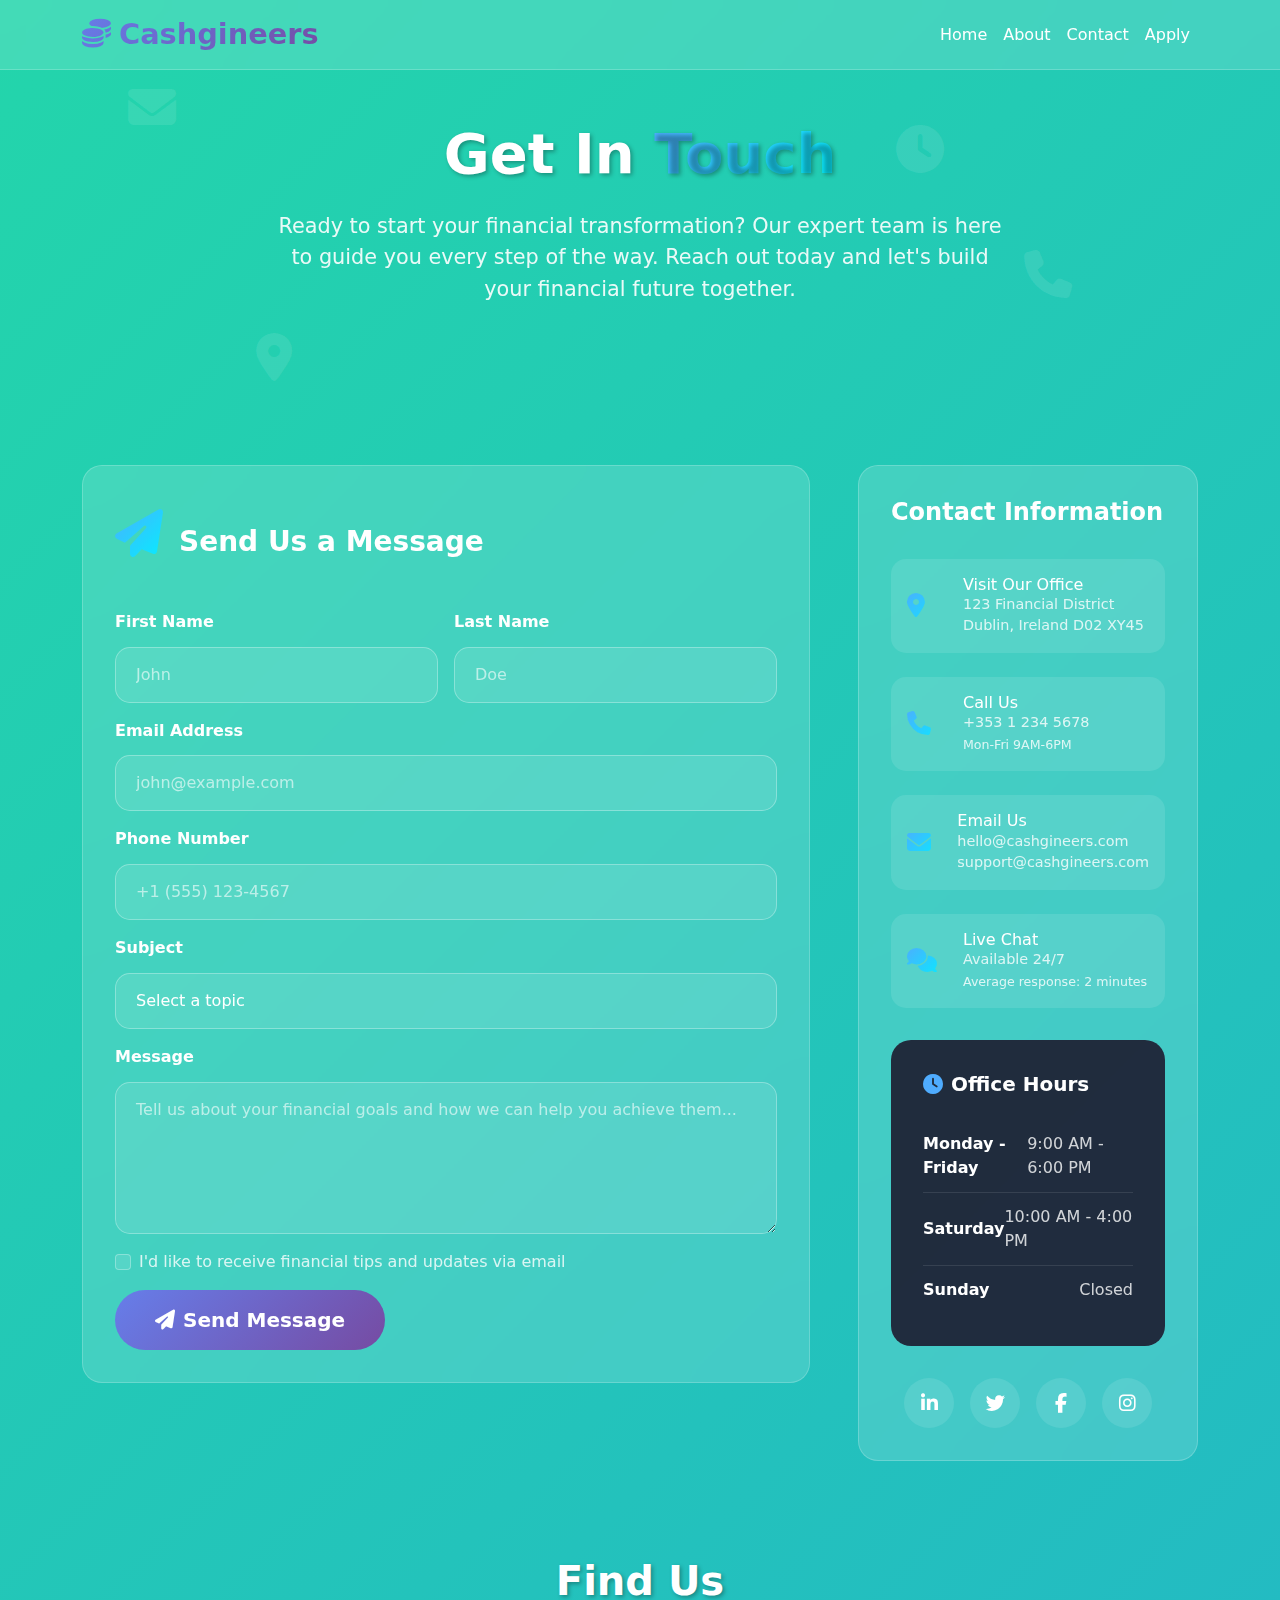
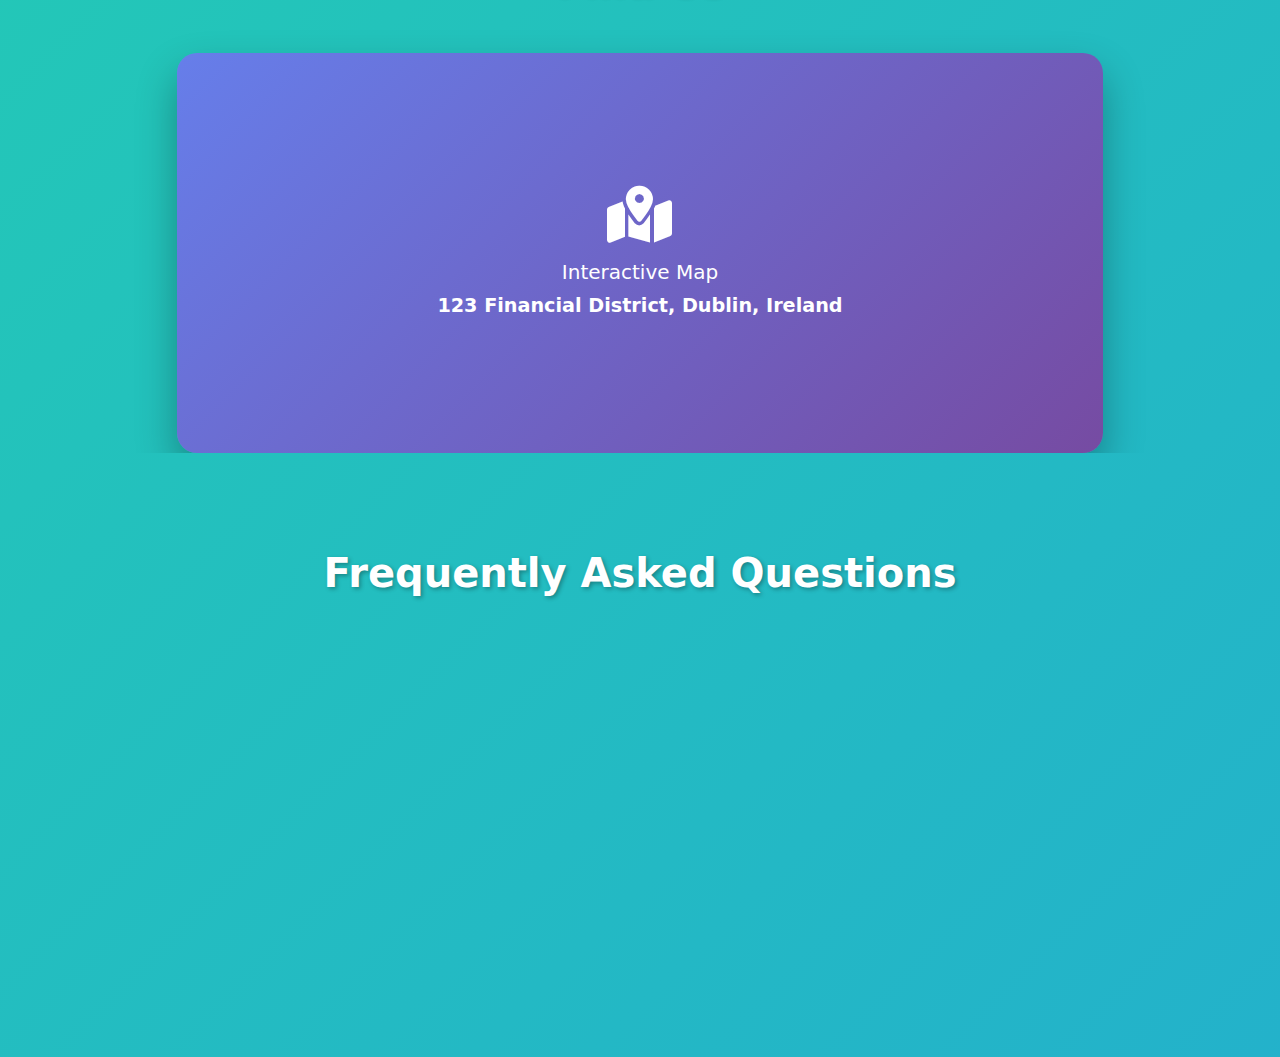
<file: frontend/contact.html>
<!DOCTYPE html>
<html lang="en">
<head>
    <meta charset="UTF-8">
    <meta name="viewport" content="width=device-width, initial-scale=1.0">
    <title>Contact Us - Cashgineers</title>
    <link rel="stylesheet" href="styles/style.css">
    <!-- Include Bootstrap 5 CSS -->
    <link href="https://cdn.jsdelivr.net/npm/bootstrap@5.3.0/dist/css/bootstrap.min.css" rel="stylesheet">
    <link href="https://cdnjs.cloudflare.com/ajax/libs/font-awesome/6.4.0/css/all.min.css" rel="stylesheet">
    <style>
        :root {
            --primary-gradient: linear-gradient(135deg, #667eea 0%, #764ba2 100%);
            --secondary-gradient: linear-gradient(135deg, #f093fb 0%, #f5576c 100%);
            --success-gradient: linear-gradient(135deg, #4facfe 0%, #00f2fe 100%);
            --dark-bg: #1a1a2e;
            --card-bg: rgba(255, 255, 255, 0.1);
        }

        body {
            background: linear-gradient(-45deg, #ee7752, #e73c7e, #23a6d5, #23d5ab);
            background-size: 400% 400%;
            animation: gradientShift 15s ease infinite;
            min-height: 100vh;
        }

        @keyframes gradientShift {
            0% { background-position: 0% 50%; }
            50% { background-position: 100% 50%; }
            100% { background-position: 0% 50%; }
        }

        .navbar {
            background: rgba(255, 255, 255, 0.15) !important;
            backdrop-filter: blur(10px);
            border-bottom: 1px solid rgba(255, 255, 255, 0.2);
            transition: all 0.3s ease;
        }

        .navbar-brand {
            font-weight: 800;
            font-size: 1.8rem;
            background: var(--primary-gradient);
            -webkit-background-clip: text;
            -webkit-text-fill-color: transparent;
            background-clip: text;
        }

        .nav-link {
            color: white !important;
            font-weight: 500;
            transition: all 0.3s ease;
            position: relative;
        }

        .nav-link:hover {
            transform: translateY(-2px);
            color: #f8f9fa !important;
        }

        .nav-link::after {
            content: '';
            position: absolute;
            width: 0;
            height: 2px;
            bottom: 0;
            left: 50%;
            background: var(--success-gradient);
            transition: all 0.3s ease;
        }

        .nav-link:hover::after {
            width: 100%;
            left: 0;
        }

        .hero-section {
            padding: 120px 0 80px;
            text-align: center;
            color: white;
            position: relative;
            overflow: hidden;
        }

        .hero-title {
            font-size: 3.5rem;
            font-weight: 900;
            margin-bottom: 1.5rem;
            text-shadow: 2px 2px 4px rgba(0,0,0,0.3);
            animation: fadeInUp 1s ease;
        }

        .hero-subtitle {
            font-size: 1.3rem;
            margin-bottom: 2rem;
            opacity: 0.9;
            animation: fadeInUp 1s ease 0.2s both;
        }

        @keyframes fadeInUp {
            from {
                opacity: 0;
                transform: translateY(30px);
            }
            to {
                opacity: 1;
                transform: translateY(0);
            }
        }

        .floating-icons {
            position: absolute;
            width: 100%;
            height: 100%;
            top: 0;
            left: 0;
            pointer-events: none;
        }

        .floating-icon {
            position: absolute;
            color: rgba(255, 255, 255, 0.1);
            animation: float 6s ease-in-out infinite;
        }

        .floating-icon:nth-child(1) { top: 20%; left: 10%; animation-delay: 0s; }
        .floating-icon:nth-child(2) { top: 60%; left: 80%; animation-delay: 2s; }
        .floating-icon:nth-child(3) { top: 80%; left: 20%; animation-delay: 4s; }
        .floating-icon:nth-child(4) { top: 30%; left: 70%; animation-delay: 1s; }

        @keyframes float {
            0%, 100% { transform: translateY(0px) rotate(0deg); }
            50% { transform: translateY(-20px) rotate(10deg); }
        }

        .glass-card {
            background: rgba(255, 255, 255, 0.15);
            backdrop-filter: blur(15px);
            border: 1px solid rgba(255, 255, 255, 0.2);
            border-radius: 20px;
            padding: 2rem;
            transition: all 0.3s ease;
            position: relative;
            overflow: hidden;
        }

        .glass-card:hover {
            transform: translateY(-5px);
            box-shadow: 0 20px 40px rgba(0,0,0,0.2);
        }

        .glass-card::before {
            content: '';
            position: absolute;
            top: 0;
            left: -100%;
            width: 100%;
            height: 100%;
            background: linear-gradient(90deg, transparent, rgba(255,255,255,0.2), transparent);
            transition: left 0.5s;
        }

        .glass-card:hover::before {
            left: 100%;
        }

        .contact-icon {
            font-size: 3rem;
            background: var(--success-gradient);
            -webkit-background-clip: text;
            -webkit-text-fill-color: transparent;
            background-clip: text;
            margin-bottom: 1rem;
        }

        .form-control {
            background: rgba(255, 255, 255, 0.1);
            border: 1px solid rgba(255, 255, 255, 0.3);
            border-radius: 15px;
            padding: 15px 20px;
            color: white;
            font-size: 1rem;
            transition: all 0.3s ease;
        }

        .form-control:focus {
            background: rgba(255, 255, 255, 0.2);
            border-color: #4facfe;
            box-shadow: 0 0 0 0.2rem rgba(79, 172, 254, 0.25);
            color: white;
        }

        .form-control::placeholder {
            color: rgba(255, 255, 255, 0.6);
        }

        .form-label {
            color: white;
            font-weight: 600;
            margin-bottom: 0.8rem;
        }

        .btn-primary-custom {
            background: var(--primary-gradient);
            border: none;
            padding: 15px 40px;
            border-radius: 50px;
            font-weight: 600;
            color: white;
            transition: all 0.3s ease;
            position: relative;
            overflow: hidden;
        }

        .btn-primary-custom:hover {
            transform: translateY(-3px);
            box-shadow: 0 10px 25px rgba(0,0,0,0.2);
            color: white;
        }

        .contact-info-item {
            display: flex;
            align-items: center;
            margin-bottom: 1.5rem;
            padding: 1rem;
            background: rgba(255, 255, 255, 0.1);
            border-radius: 15px;
            transition: all 0.3s ease;
        }

        .contact-info-item:hover {
            background: rgba(255, 255, 255, 0.2);
            transform: translateX(10px);
        }

        .contact-info-icon {
            font-size: 1.5rem;
            background: var(--success-gradient);
            -webkit-background-clip: text;
            -webkit-text-fill-color: transparent;
            background-clip: text;
            margin-right: 1rem;
            width: 40px;
        }

        .section-title {
            font-size: 2.5rem;
            font-weight: 800;
            color: white;
            text-align: center;
            margin-bottom: 3rem;
            text-shadow: 2px 2px 4px rgba(0,0,0,0.3);
        }

        .office-hours {
            background: rgba(26, 26, 46, 0.9);
            backdrop-filter: blur(10px);
            border-radius: 20px;
            padding: 2rem;
            margin-top: 2rem;
        }

        .hours-item {
            display: flex;
            justify-content: space-between;
            align-items: center;
            padding: 0.75rem 0;
            border-bottom: 1px solid rgba(255, 255, 255, 0.1);
        }

        .hours-item:last-child {
            border-bottom: none;
        }

        .hours-day {
            color: white;
            font-weight: 600;
        }

        .hours-time {
            color: rgba(255, 255, 255, 0.8);
        }

        .map-container {
            height: 400px;
            border-radius: 20px;
            overflow: hidden;
            box-shadow: 0 20px 40px rgba(0,0,0,0.3);
            position: relative;
        }

        .map-placeholder {
            background: var(--primary-gradient);
            height: 100%;
            display: flex;
            align-items: center;
            justify-content: center;
            color: white;
            font-size: 1.2rem;
            font-weight: 600;
        }

        .pulse {
            animation: pulse 2s infinite;
        }

        @keyframes pulse {
            0% { transform: scale(1); }
            50% { transform: scale(1.02); }
            100% { transform: scale(1); }
        }

        .social-links {
            display: flex;
            gap: 1rem;
            justify-content: center;
            margin-top: 2rem;
        }

        .social-link {
            display: flex;
            align-items: center;
            justify-content: center;
            width: 50px;
            height: 50px;
            background: rgba(255, 255, 255, 0.1);
            border-radius: 50%;
            color: white;
            font-size: 1.2rem;
            transition: all 0.3s ease;
            text-decoration: none;
        }

        .social-link:hover {
            background: var(--success-gradient);
            transform: translateY(-3px);
            color: white;
        }

        @media (max-width: 768px) {
            .hero-title { font-size: 2.5rem; }
            .hero-subtitle { font-size: 1.1rem; }
            .glass-card { padding: 1.5rem; }
        }
    </style>
</head>
<body>
    <!-- Navbar -->
    <nav class="navbar navbar-expand-lg fixed-top">
        <div class="container">
            <a class="navbar-brand" href="index.html">
                <i class="fas fa-coins me-2"></i>Cashgineers
            </a>
            <button class="navbar-toggler" type="button" data-bs-toggle="collapse" data-bs-target="#navbarNav" aria-controls="navbarNav" aria-expanded="false" aria-label="Toggle navigation">
                <span class="navbar-toggler-icon"></span>
            </button>
            <div class="collapse navbar-collapse" id="navbarNav">
                <ul class="navbar-nav ms-auto">
                    <li class="nav-item">
                        <a class="nav-link" href="index.html">Home</a>
                    </li>
                    <li class="nav-item">
                        <a class="nav-link" href="about.html">About</a>
                    </li>
                    <li class="nav-item">
                        <a class="nav-link active" aria-current="page" href="contact.html">Contact</a>
                    </li>
                    <li class="nav-item">
                        <a class="nav-link" href="apply.html">Apply</a>
                    </li>
                </ul>
            </div>
        </div>
    </nav>

    <!-- Hero Section -->
    <section class="hero-section">
        <div class="floating-icons">
            <div class="floating-icon"><i class="fas fa-envelope fa-3x"></i></div>
            <div class="floating-icon"><i class="fas fa-phone fa-3x"></i></div>
            <div class="floating-icon"><i class="fas fa-map-marker-alt fa-3x"></i></div>
            <div class="floating-icon"><i class="fas fa-clock fa-3x"></i></div>
        </div>
        <div class="container">
            <div class="row justify-content-center">
                <div class="col-lg-8">
                    <h1 class="hero-title">Get In <span style="background: var(--success-gradient); -webkit-background-clip: text; -webkit-text-fill-color: transparent;">Touch</span></h1>
                    <p class="hero-subtitle">Ready to start your financial transformation? Our expert team is here to guide you every step of the way. Reach out today and let's build your financial future together.</p>
                </div>
            </div>
        </div>
    </section>

    <!-- Contact Form & Info Section -->
    <section class="py-5">
        <div class="container">
            <div class="row g-5">
                <!-- Contact Form -->
                <div class="col-lg-8">
                    <div class="glass-card">
                        <div class="d-flex align-items-center mb-4">
                            <div class="contact-icon me-3">
                                <i class="fas fa-paper-plane"></i>
                            </div>
                            <h3 style="color: white; font-weight: 700; margin: 0;">Send Us a Message</h3>
                        </div>
                        <form id="contactForm">
                            <div class="row g-3">
                                <div class="col-md-6">
                                    <label for="firstName" class="form-label">First Name</label>
                                    <input type="text" class="form-control" id="firstName" placeholder="John" required>
                                </div>
                                <div class="col-md-6">
                                    <label for="lastName" class="form-label">Last Name</label>
                                    <input type="text" class="form-control" id="lastName" placeholder="Doe" required>
                                </div>
                                <div class="col-12">
                                    <label for="email" class="form-label">Email Address</label>
                                    <input type="email" class="form-control" id="email" placeholder="john@example.com" required>
                                </div>
                                <div class="col-12">
                                    <label for="phone" class="form-label">Phone Number</label>
                                    <input type="tel" class="form-control" id="phone" placeholder="+1 (555) 123-4567">
                                </div>
                                <div class="col-12">
                                    <label for="subject" class="form-label">Subject</label>
                                    <select class="form-control" id="subject" required>
                                        <option value="">Select a topic</option>
                                        <option value="general">General Inquiry</option>
                                        <option value="consultation">Free Consultation</option>
                                        <option value="investment">Investment Advice</option>
                                        <option value="savings">Savings Strategies</option>
                                        <option value="support">Technical Support</option>
                                        <option value="partnership">Partnership Opportunities</option>
                                    </select>
                                </div>
                                <div class="col-12">
                                    <label for="message" class="form-label">Message</label>
                                    <textarea class="form-control" id="message" rows="5" placeholder="Tell us about your financial goals and how we can help you achieve them..." required></textarea>
                                </div>
                                <div class="col-12">
                                    <div class="form-check mb-3">
                                        <input class="form-check-input" type="checkbox" id="newsletter" style="background: rgba(255, 255, 255, 0.1); border-color: rgba(255, 255, 255, 0.3);">
                                        <label class="form-check-label" for="newsletter" style="color: rgba(255, 255, 255, 0.8);">
                                            I'd like to receive financial tips and updates via email
                                        </label>
                                    </div>
                                    <button type="submit" class="btn btn-primary-custom btn-lg pulse">
                                        <i class="fas fa-paper-plane me-2"></i>Send Message
                                    </button>
                                </div>
                            </div>
                        </form>
                    </div>
                </div>

                <!-- Contact Information -->
                <div class="col-lg-4">
                    <div class="glass-card">
                        <h4 style="color: white; font-weight: 700; margin-bottom: 2rem;">Contact Information</h4>
                        
                        <div class="contact-info-item">
                            <div class="contact-info-icon">
                                <i class="fas fa-map-marker-alt"></i>
                            </div>
                            <div>
                                <h6 style="color: white; margin: 0;">Visit Our Office</h6>
                                <p style="color: rgba(255, 255, 255, 0.8); margin: 0; font-size: 0.9rem;">
                                    123 Financial District<br>
                                    Dublin, Ireland D02 XY45
                                </p>
                            </div>
                        </div>

                        <div class="contact-info-item">
                            <div class="contact-info-icon">
                                <i class="fas fa-phone"></i>
                            </div>
                            <div>
                                <h6 style="color: white; margin: 0;">Call Us</h6>
                                <p style="color: rgba(255, 255, 255, 0.8); margin: 0; font-size: 0.9rem;">
                                    +353 1 234 5678<br>
                                    <small>Mon-Fri 9AM-6PM</small>
                                </p>
                            </div>
                        </div>

                        <div class="contact-info-item">
                            <div class="contact-info-icon">
                                <i class="fas fa-envelope"></i>
                            </div>
                            <div>
                                <h6 style="color: white; margin: 0;">Email Us</h6>
                                <p style="color: rgba(255, 255, 255, 0.8); margin: 0; font-size: 0.9rem;">
                                    hello@cashgineers.com<br>
                                    support@cashgineers.com
                                </p>
                            </div>
                        </div>

                        <div class="contact-info-item">
                            <div class="contact-info-icon">
                                <i class="fas fa-comments"></i>
                            </div>
                            <div>
                                <h6 style="color: white; margin: 0;">Live Chat</h6>
                                <p style="color: rgba(255, 255, 255, 0.8); margin: 0; font-size: 0.9rem;">
                                    Available 24/7<br>
                                    <small>Average response: 2 minutes</small>
                                </p>
                            </div>
                        </div>

                        <!-- Office Hours -->
                        <div class="office-hours">
                            <h5 style="color: white; font-weight: 700; margin-bottom: 1.5rem;">
                                <i class="fas fa-clock me-2" style="color: #4facfe;"></i>Office Hours
                            </h5>
                            <div class="hours-item">
                                <span class="hours-day">Monday - Friday</span>
                                <span class="hours-time">9:00 AM - 6:00 PM</span>
                            </div>
                            <div class="hours-item">
                                <span class="hours-day">Saturday</span>
                                <span class="hours-time">10:00 AM - 4:00 PM</span>
                            </div>
                            <div class="hours-item">
                                <span class="hours-day">Sunday</span>
                                <span class="hours-time">Closed</span>
                            </div>
                        </div>

                        <!-- Social Links -->
                        <div class="social-links">
                            <a href="#" class="social-link" title="LinkedIn">
                                <i class="fab fa-linkedin-in"></i>
                            </a>
                            <a href="#" class="social-link" title="Twitter">
                                <i class="fab fa-twitter"></i>
                            </a>
                            <a href="#" class="social-link" title="Facebook">
                                <i class="fab fa-facebook-f"></i>
                            </a>
                            <a href="#" class="social-link" title="Instagram">
                                <i class="fab fa-instagram"></i>
                            </a>
                        </div>
                    </div>
                </div>
            </div>
        </div>
    </section>

    <!-- Map Section -->
    <section class="py-5">
        <div class="container">
            <h2 class="section-title">Find Us</h2>
            <div class="row justify-content-center">
                <div class="col-lg-10">
                    <div class="map-container">
                        <div class="map-placeholder">
                            <div class="text-center">
                                <i class="fas fa-map-marked-alt fa-3x mb-3"></i>
                                <h5>Interactive Map</h5>
                                <p class="mb-0">123 Financial District, Dublin, Ireland</p>
                            </div>
                        </div>
                    </div>
                </div>
            </div>
        </div>
    </section>

    <!-- FAQ Section -->
    <section class="py-5">
        <div class="container">
            <h2 class="section-title">Frequently Asked Questions</h2>
            <div class="row justify-content-center">
                <div class="col-lg-8">
                    <div class="glass-card">
                        <div class="accordion" id="faqAccordion">
                            <div class="accordion-item" style="background: transparent; border: 1px solid rgba(255, 255, 255, 0.2); margin-bottom: 1rem; border-radius: 15px;">
                                <h2 class="accordion-header">
                                    <button class="accordion-button" type="button" data-bs-toggle="collapse" data-bs-target="#faq1" style="background: transparent; color: white; border: none; border-radius: 15px;">
                                        How quickly can I get started with Cashgineers?
                                    </button>
                                </h2>
                                <div id="faq1" class="accordion-collapse collapse show" data-bs-parent="#faqAccordion">
                                    <div class="accordion-body" style="color: rgba(255, 255, 255, 0.8);">
                                        You can start your financial journey with us immediately! Simply fill out our application form, and we'll schedule your free consultation within 24 hours. Most clients see their first results within the first month.
                                    </div>
                                </div>
                            </div>
                            <div class="accordion-item" style="background: transparent; border: 1px solid rgba(255, 255, 255, 0.2); margin-bottom: 1rem; border-radius: 15px;">
                                <h2 class="accordion-header">
                                    <button class="accordion-button collapsed" type="button" data-bs-toggle="collapse" data-bs-target="#faq2" style="background: transparent; color: white; border: none; border-radius: 15px;">
                                        What makes Cashgineers different from other financial advisors?
                                    </button>
                                </h2>
                                <div id="faq2" class="accordion-collapse collapse" data-bs-parent="#faqAccordion">
                                    <div class="accordion-body" style="color: rgba(255, 255, 255, 0.8);">
                                        We combine cutting-edge technology with personalized human expertise. Our AI-powered tools work 24/7 to optimize your portfolio, while our certified advisors provide the personal touch you need for major financial decisions.
                                    </div>
                                </div>
                            </div>
                            <div class="accordion-item" style="background: transparent; border: 1px solid rgba(255, 255, 255, 0.2); border-radius: 15px;">
                                <h2 class="accordion-header">
                                    <button class="accordion-button collapsed" type="button" data-bs-toggle="collapse" data-bs-target="#faq3" style="background: transparent; color: white; border: none; border-radius: 15px;">
                                        Is there a minimum investment amount required?
                                    </button>
                                </h2>
                                <div id="faq3" class="accordion-collapse collapse" data-bs-parent="#faqAccordion">
                                    <div class="accordion-body" style="color: rgba(255, 255, 255, 0.8);">
                                        We believe everyone deserves access to quality financial advice. There's no minimum investment required to start with our basic services. We'll work with your current situation to help you build wealth over time.
                                    </div>
                                </div>
                            </div>
                        </div>
                    </div>
                </div>
            </div>
        </div>
    </section>

    <!-- Include Bootstrap 5 JS -->
    <script src="https://cdn.jsdelivr.net/npm/bootstrap@5.3.0/dist/js/bootstrap.bundle.min.js"></script>
    <script>
        // Add scroll effect to navbar
        window.addEventListener('scroll', () => {
            const navbar = document.querySelector('.navbar');
            if (window.scrollY > 50) {
                navbar.style.background = 'rgba(26, 26, 46, 0.95)';
            } else {
                navbar.style.background = 'rgba(255, 255, 255, 0.15)';
            }
        });

        // Contact form submission
        document.getElementById('contactForm').addEventListener('submit', function(e) {
            e.preventDefault();
            
            // Get form data
            const formData = new FormData(this);
            const firstName = formData.get('firstName') || document.getElementById('firstName').value;
            const lastName = formData.get('lastName') || document.getElementById('lastName').value;
            const email = formData.get('email') || document.getElementById('email').value;
            const subject = formData.get('subject') || document.getElementById('subject').value;
            
            // Simple form validation
            if (!firstName || !lastName || !email || !subject) {
                alert('Please fill in all required fields.');
                return;
            }
            
            // Show success message
            const submitBtn = this.querySelector('button[type="submit"]');
            const originalText = submitBtn.innerHTML;
            submitBtn.innerHTML = '<i class="fas fa-check me-2"></i>Message Sent!';
            submitBtn.style.background = 'linear-gradient(135deg, #4facfe 0%, #00f2fe 100%)';
            
            // Reset form after delay
            setTimeout(() => {
                this.reset();
                submitBtn.innerHTML = originalText;
                submitBtn.style.background = 'var(--primary-gradient)';
                alert('Thank you for your message! We\'ll get back to you within 24 hours.');
            }, 2000);
        });

        // Add hover effects to contact info items
        document.querySelectorAll('.contact-info-item').forEach(item => {
            item.addEventListener('mouseenter', function() {
                this.style.transform = 'translateX(10px)';
            });
            
            item.addEventListener('mouseleave', function() {
                this.style.transform = 'translateX(0)';
            });
        });

        // Animate elements on scroll
        const observerOptions = {
            threshold: 0.1,
            rootMargin: '0px 0px -50px 0px'
        };

        const observer = new IntersectionObserver((entries) => {
            entries.forEach(entry => {
                if (entry.isIntersecting) {
                    entry.target.style.opacity = '1';
                    entry.target.style.transform = 'translateY(0)';
                }
            });
        }, observerOptions);

        // Observe glass cards for animation
        document.querySelectorAll('.glass-card').forEach(card => {
            card.style.opacity = '0';
            card.style.transform = 'translateY(30px)';
            card.style.transition = 'all 0.6s ease';
            observer.observe(card);
        });
    </script>
</body>
</html>
</file>
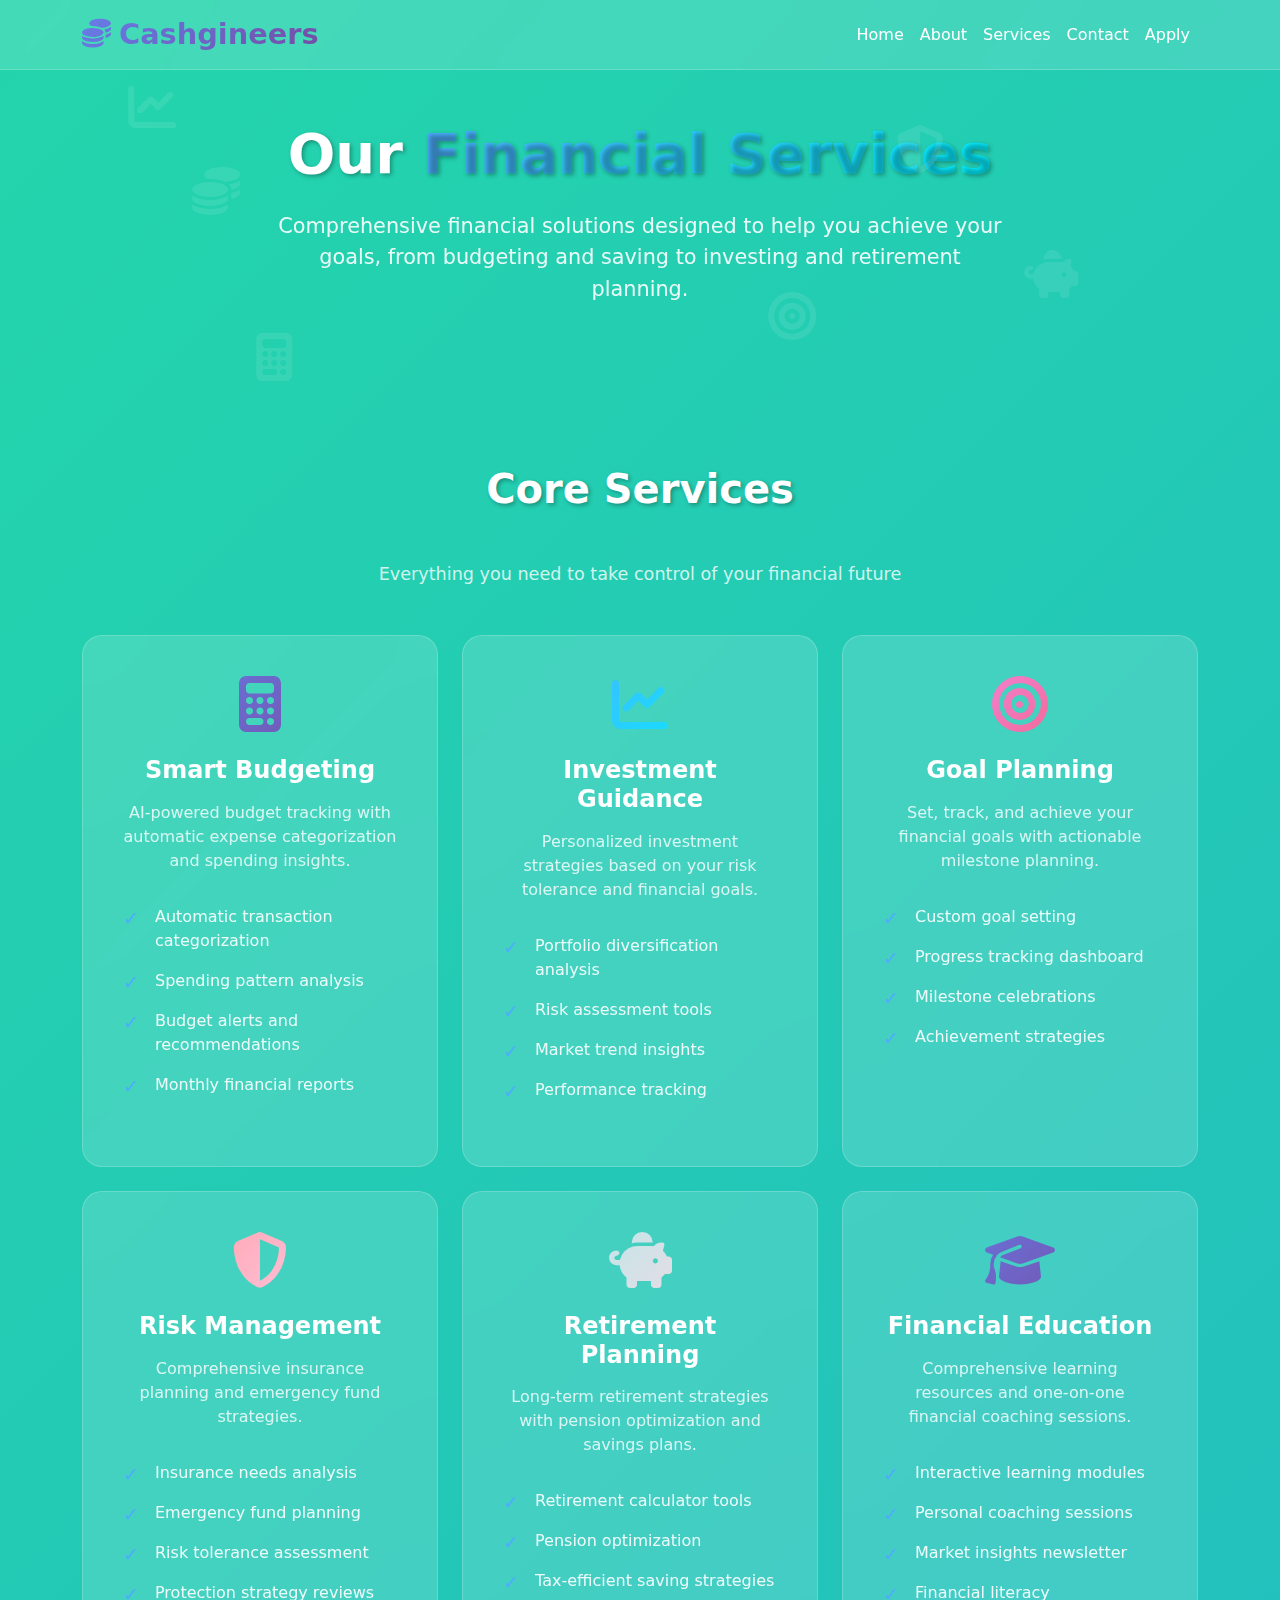
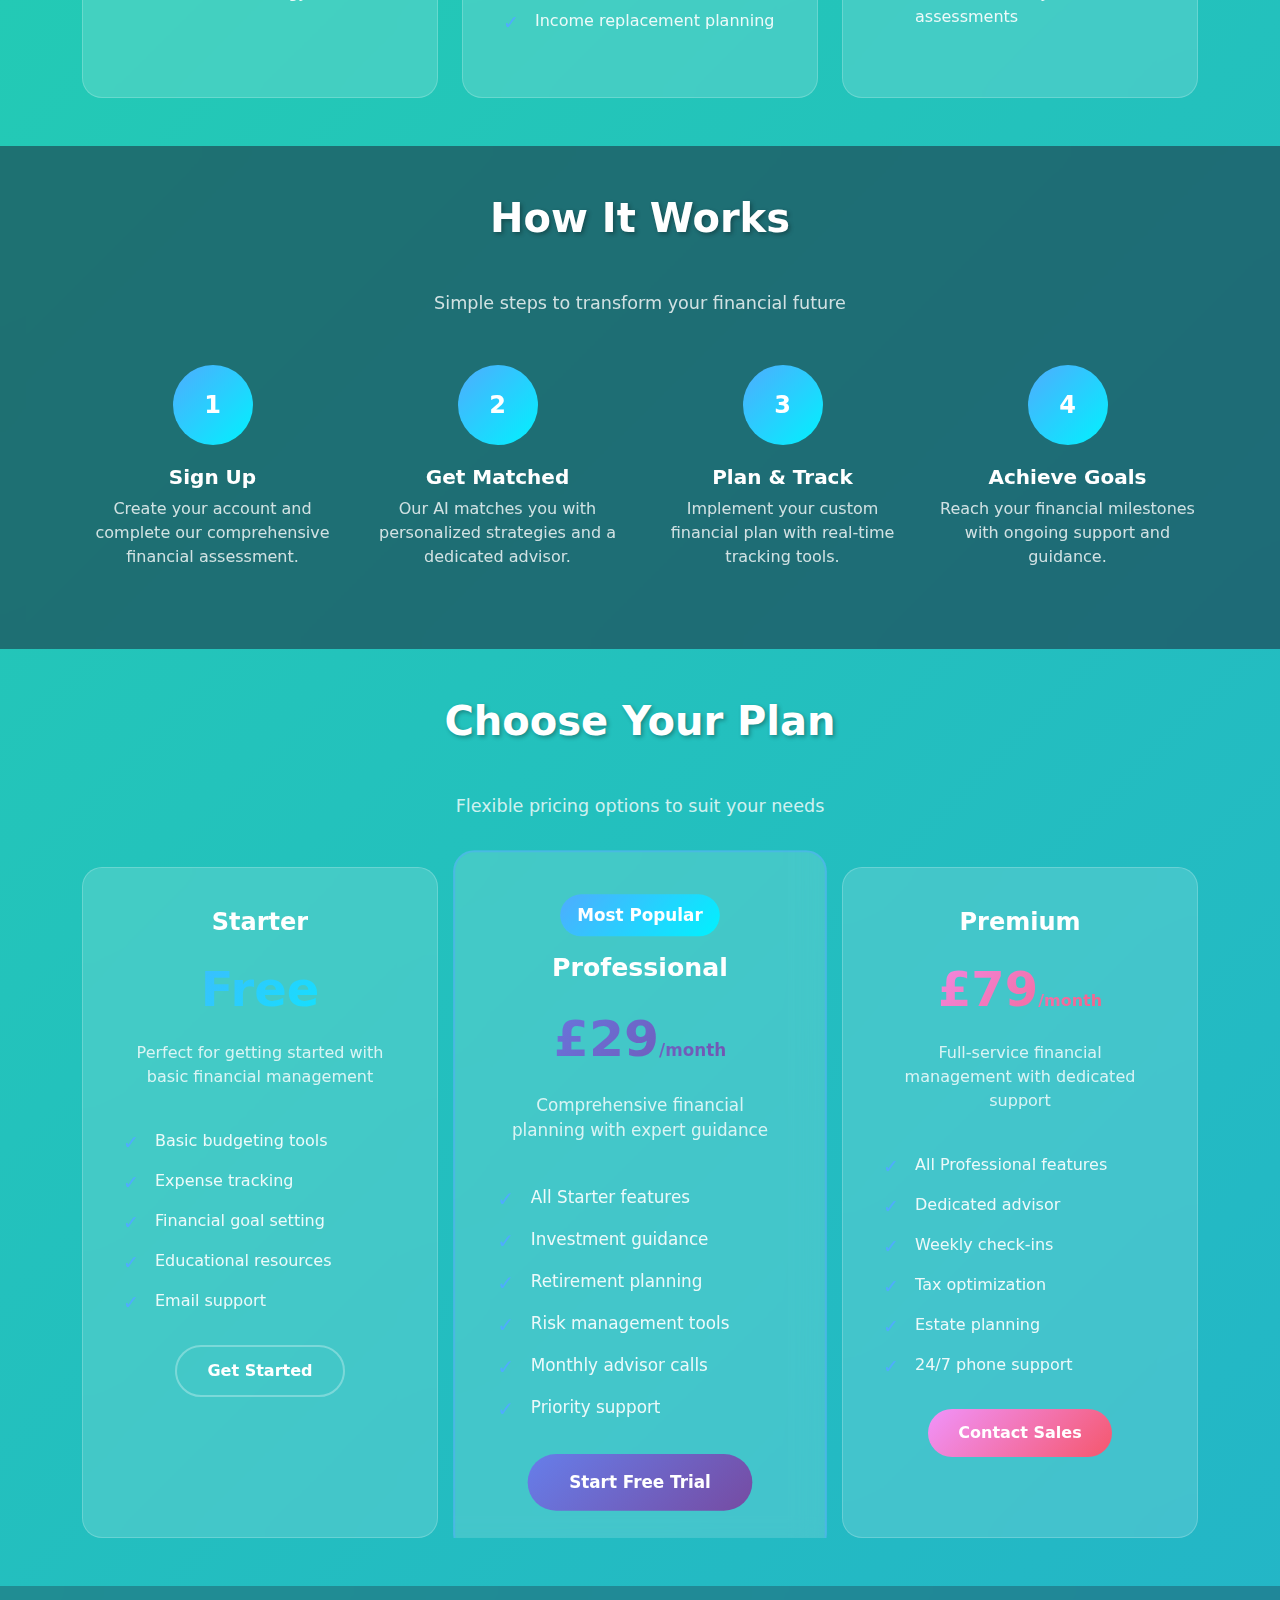
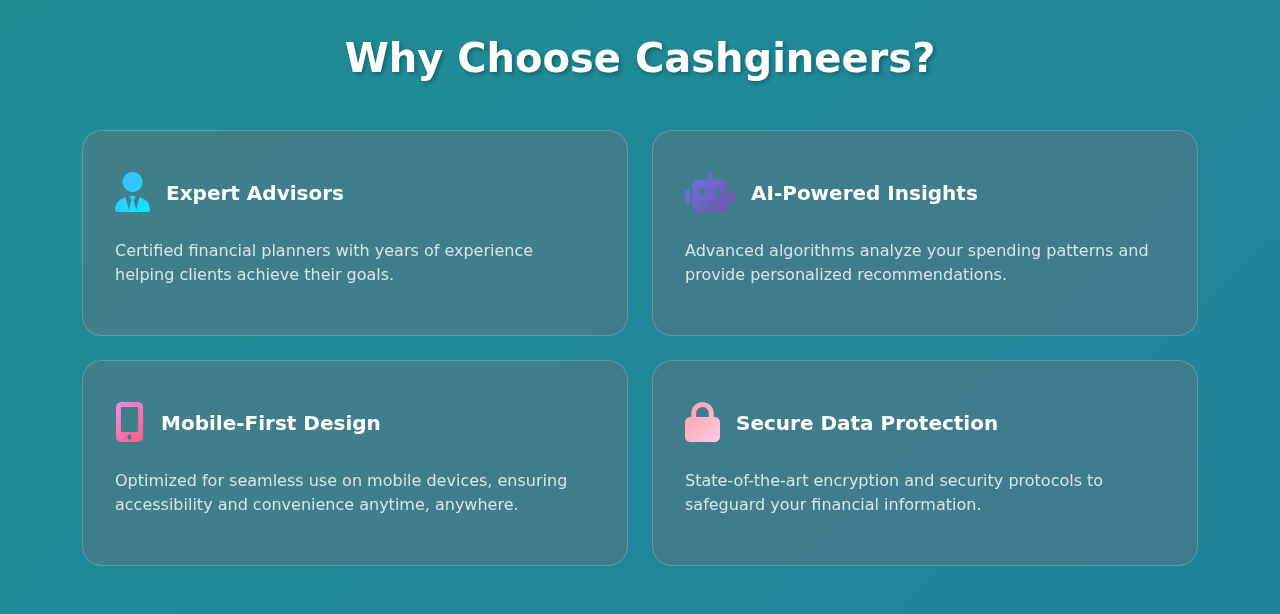
<file: frontend/services.html>
<!DOCTYPE html>
<html lang="en">
<head>
    <meta charset="UTF-8">
    <meta name="viewport" content="width=device-width, initial-scale=1.0">
    <title>Services - Cashgineers</title>
    <link rel="stylesheet" href="styles/style.css">
    <!-- Include Bootstrap 5 CSS -->
    <link href="https://cdn.jsdelivr.net/npm/bootstrap@5.3.0/dist/css/bootstrap.min.css" rel="stylesheet">
    <link href="https://cdnjs.cloudflare.com/ajax/libs/font-awesome/6.4.0/css/all.min.css" rel="stylesheet">
    <style>
        :root {
            --primary-gradient: linear-gradient(135deg, #667eea 0%, #764ba2 100%);
            --secondary-gradient: linear-gradient(135deg, #f093fb 0%, #f5576c 100%);
            --success-gradient: linear-gradient(135deg, #4facfe 0%, #00f2fe 100%);
            --warning-gradient: linear-gradient(135deg, #ff9a9e 0%, #fecfef 100%);
            --info-gradient: linear-gradient(135deg, #a8edea 0%, #fed6e3 100%);
            --dark-bg: #1a1a2e;
            --card-bg: rgba(255, 255, 255, 0.1);
        }

        body {
            background: linear-gradient(-45deg, #ee7752, #e73c7e, #23a6d5, #23d5ab);
            background-size: 400% 400%;
            animation: gradientShift 15s ease infinite;
            min-height: 100vh;
        }

        @keyframes gradientShift {
            0% { background-position: 0% 50%; }
            50% { background-position: 100% 50%; }
            100% { background-position: 0% 50%; }
        }

        .navbar {
            background: rgba(255, 255, 255, 0.15) !important;
            backdrop-filter: blur(10px);
            border-bottom: 1px solid rgba(255, 255, 255, 0.2);
            transition: all 0.3s ease;
        }

        .navbar-brand {
            font-weight: 800;
            font-size: 1.8rem;
            background: var(--primary-gradient);
            -webkit-background-clip: text;
            -webkit-text-fill-color: transparent;
            background-clip: text;
        }

        .nav-link {
            color: white !important;
            font-weight: 500;
            transition: all 0.3s ease;
            position: relative;
        }

        .nav-link:hover {
            transform: translateY(-2px);
            color: #f8f9fa !important;
        }

        .nav-link::after {
            content: '';
            position: absolute;
            width: 0;
            height: 2px;
            bottom: 0;
            left: 50%;
            background: var(--success-gradient);
            transition: all 0.3s ease;
        }

        .nav-link:hover::after {
            width: 100%;
            left: 0;
        }

        .hero-section {
            padding: 120px 0 80px 0;
            text-align: center;
            color: white;
            position: relative;
            overflow: hidden;
        }

        .hero-title {
            font-size: 3.5rem;
            font-weight: 900;
            margin-bottom: 1.5rem;
            text-shadow: 2px 2px 4px rgba(0,0,0,0.3);
            animation: fadeInUp 1s ease;
        }

        .hero-subtitle {
            font-size: 1.3rem;
            margin-bottom: 2rem;
            opacity: 0.9;
            animation: fadeInUp 1s ease 0.2s both;
        }

        @keyframes fadeInUp {
            from {
                opacity: 0;
                transform: translateY(30px);
            }
            to {
                opacity: 1;
                transform: translateY(0);
            }
        }

        .floating-icons {
            position: absolute;
            width: 100%;
            height: 100%;
            top: 0;
            left: 0;
            pointer-events: none;
        }

        .floating-icon {
            position: absolute;
            color: rgba(255, 255, 255, 0.1);
            animation: float 6s ease-in-out infinite;
        }

        .floating-icon:nth-child(1) { top: 20%; left: 10%; animation-delay: 0s; }
        .floating-icon:nth-child(2) { top: 60%; left: 80%; animation-delay: 2s; }
        .floating-icon:nth-child(3) { top: 80%; left: 20%; animation-delay: 4s; }
        .floating-icon:nth-child(4) { top: 30%; left: 70%; animation-delay: 1s; }
        .floating-icon:nth-child(5) { top: 40%; left: 15%; animation-delay: 3s; }
        .floating-icon:nth-child(6) { top: 70%; left: 60%; animation-delay: 5s; }

        @keyframes float {
            0%, 100% { transform: translateY(0px) rotate(0deg); }
            50% { transform: translateY(-20px) rotate(10deg); }
        }

        .glass-card {
            background: rgba(255, 255, 255, 0.15);
            backdrop-filter: blur(15px);
            border: 1px solid rgba(255, 255, 255, 0.2);
            border-radius: 20px;
            padding: 2rem;
            transition: all 0.3s ease;
            position: relative;
            overflow: hidden;
            height: 100%;
        }

        .glass-card:hover {
            transform: translateY(-10px);
            box-shadow: 0 20px 40px rgba(0,0,0,0.2);
        }

        .glass-card::before {
            content: '';
            position: absolute;
            top: 0;
            left: -100%;
            width: 100%;
            height: 100%;
            background: linear-gradient(90deg, transparent, rgba(255,255,255,0.2), transparent);
            transition: left 0.5s;
        }

        .glass-card:hover::before {
            left: 100%;
        }

        .service-card {
            background: rgba(255, 255, 255, 0.15);
            backdrop-filter: blur(15px);
            border: 1px solid rgba(255, 255, 255, 0.2);
            border-radius: 20px;
            padding: 2.5rem;
            transition: all 0.4s ease;
            position: relative;
            overflow: hidden;
            height: 100%;
            cursor: pointer;
        }

        .service-card:hover {
            transform: translateY(-15px) scale(1.02);
            box-shadow: 0 25px 50px rgba(0,0,0,0.3);
        }

        .service-icon {
            font-size: 3.5rem;
            margin-bottom: 1.5rem;
            display: block;
            transition: all 0.3s ease;
        }

        .service-card:hover .service-icon {
            transform: scale(1.1) rotate(5deg);
        }

        .pricing-card {
            background: rgba(255, 255, 255, 0.15);
            backdrop-filter: blur(15px);
            border: 1px solid rgba(255, 255, 255, 0.2);
            border-radius: 20px;
            padding: 2.5rem;
            transition: all 0.4s ease;
            position: relative;
            overflow: hidden;
            height: 100%;
            text-align: center;
        }

        .pricing-card:hover {
            transform: translateY(-10px);
            box-shadow: 0 20px 40px rgba(0,0,0,0.2);
        }

        .pricing-card.featured {
            border: 2px solid rgba(79, 172, 254, 0.5);
            transform: scale(1.05);
        }

        .pricing-card.featured:hover {
            transform: translateY(-10px) scale(1.05);
        }

        .price {
            font-size: 3rem;
            font-weight: 900;
            margin: 1rem 0;
        }

        .btn-primary-custom {
            background: var(--primary-gradient);
            border: none;
            padding: 15px 40px;
            border-radius: 50px;
            font-weight: 600;
            color: white;
            transition: all 0.3s ease;
            position: relative;
            overflow: hidden;
        }

        .btn-primary-custom:hover {
            transform: translateY(-3px);
            box-shadow: 0 10px 25px rgba(0,0,0,0.2);
            color: white;
        }

        .btn-secondary-custom {
            background: var(--secondary-gradient);
            border: none;
            padding: 12px 30px;
            border-radius: 50px;
            font-weight: 600;
            color: white;
            transition: all 0.3s ease;
        }

        .btn-secondary-custom:hover {
            transform: translateY(-2px);
            box-shadow: 0 8px 20px rgba(0,0,0,0.15);
            color: white;
        }

        .btn-outline-custom {
            background: transparent;
            border: 2px solid rgba(255, 255, 255, 0.3);
            padding: 12px 30px;
            border-radius: 50px;
            font-weight: 600;
            color: white;
            transition: all 0.3s ease;
        }

        .btn-outline-custom:hover {
            background: rgba(255, 255, 255, 0.1);
            border-color: rgba(255, 255, 255, 0.5);
            transform: translateY(-2px);
            color: white;
        }

        .section-title {
            font-size: 2.5rem;
            font-weight: 800;
            color: white;
            text-align: center;
            margin-bottom: 3rem;
            text-shadow: 2px 2px 4px rgba(0,0,0,0.3);
        }

        .process-step {
            text-align: center;
            position: relative;
            margin-bottom: 2rem;
        }

        .step-number {
            width: 80px;
            height: 80px;
            border-radius: 50%;
            background: var(--success-gradient);
            display: flex;
            align-items: center;
            justify-content: center;
            margin: 0 auto 20px;
            font-size: 1.5rem;
            font-weight: bold;
            color: white;
            position: relative;
            z-index: 2;
        }

        .process-step::after {
            content: '';
            position: absolute;
            top: 80px;
            left: 50%;
            width: 2px;
            height: 60px;
            background: var(--success-gradient);
            transform: translateX(-50%);
        }

        .process-step:last-child::after {
            display: none;
        }

        .feature-list {
            list-style: none;
            padding: 0;
        }

        .feature-list li {
            padding: 0.5rem 0;
            color: rgba(255, 255, 255, 0.9);
            position: relative;
            padding-left: 2rem;
        }

        .feature-list li::before {
            content: '✓';
            position: absolute;
            left: 0;
            color: #4facfe;
            font-weight: bold;
            font-size: 1.2rem;
        }

        .pulse {
            animation: pulse 2s infinite;
        }

        @keyframes pulse {
            0% { transform: scale(1); }
            50% { transform: scale(1.05); }
            100% { transform: scale(1); }
        }

        @media (max-width: 768px) {
            .hero-title { font-size: 2.5rem; }
            .hero-subtitle { font-size: 1.1rem; }
            .process-step::after { display: none; }
        }
    </style>
</head>
<body>
    <!-- Navbar -->
    <nav class="navbar navbar-expand-lg fixed-top">
        <div class="container">
            <a class="navbar-brand" href="index.html">
                <i class="fas fa-coins me-2"></i>Cashgineers
            </a>
            <button class="navbar-toggler" type="button" data-bs-toggle="collapse" data-bs-target="#navbarNav" aria-controls="navbarNav" aria-expanded="false" aria-label="Toggle navigation">
                <span class="navbar-toggler-icon"></span>
            </button>
            <div class="collapse navbar-collapse" id="navbarNav">
                <ul class="navbar-nav ms-auto">
                    <li class="nav-item">
                        <a class="nav-link" href="index.html">Home</a>
                    </li>
                    <li class="nav-item">
                        <a class="nav-link" href="about.html">About</a>
                    </li>
                    <li class="nav-item">
                        <a class="nav-link active" aria-current="page" href="services.html">Services</a>
                    </li>
                    <li class="nav-item">
                        <a class="nav-link" href="contact.html">Contact</a>
                    </li>
                    <li class="nav-item">
                        <a class="nav-link" href="apply.html">Apply</a>
                    </li>
                </ul>
            </div>
        </div>
    </nav>

    <!-- Hero Section -->
    <section class="hero-section">
        <div class="floating-icons">
            <div class="floating-icon"><i class="fas fa-chart-line fa-3x"></i></div>
            <div class="floating-icon"><i class="fas fa-piggy-bank fa-3x"></i></div>
            <div class="floating-icon"><i class="fas fa-calculator fa-3x"></i></div>
            <div class="floating-icon"><i class="fas fa-shield-alt fa-3x"></i></div>
            <div class="floating-icon"><i class="fas fa-coins fa-3x"></i></div>
            <div class="floating-icon"><i class="fas fa-bullseye fa-3x"></i></div>
        </div>
        <div class="container">
            <div class="row justify-content-center">
                <div class="col-lg-8">
                    <h1 class="hero-title">Our <span style="background: var(--success-gradient); -webkit-background-clip: text; -webkit-text-fill-color: transparent;">Financial Services</span></h1>
                    <p class="hero-subtitle">Comprehensive financial solutions designed to help you achieve your goals, from budgeting and saving to investing and retirement planning.</p>
                </div>
            </div>
        </div>
    </section>

    <!-- Core Services Section -->
    <section class="py-5">
        <div class="container">
            <h2 class="section-title">Core Services</h2>
            <p style="text-align: center; color: rgba(255,255,255,0.8); font-size: 1.1rem; margin-bottom: 3rem;">Everything you need to take control of your financial future</p>
            <div class="row g-4">
                <div class="col-lg-4 col-md-6">
                    <div class="service-card text-center">
                        <i class="service-icon fas fa-calculator" style="background: var(--primary-gradient); -webkit-background-clip: text; -webkit-text-fill-color: transparent; background-clip: text;"></i>
                        <h4 style="color: white; font-weight: 700; margin-bottom: 1rem;">Smart Budgeting</h4>
                        <p style="color: rgba(255,255,255,0.8); margin-bottom: 1.5rem;">AI-powered budget tracking with automatic expense categorization and spending insights.</p>
                        <ul class="feature-list text-start">
                            <li>Automatic transaction categorization</li>
                            <li>Spending pattern analysis</li>
                            <li>Budget alerts and recommendations</li>
                            <li>Monthly financial reports</li>
                        </ul>
                    </div>
                </div>
                <div class="col-lg-4 col-md-6">
                    <div class="service-card text-center">
                        <i class="service-icon fas fa-chart-line" style="background: var(--success-gradient); -webkit-background-clip: text; -webkit-text-fill-color: transparent; background-clip: text;"></i>
                        <h4 style="color: white; font-weight: 700; margin-bottom: 1rem;">Investment Guidance</h4>
                        <p style="color: rgba(255,255,255,0.8); margin-bottom: 1.5rem;">Personalized investment strategies based on your risk tolerance and financial goals.</p>
                        <ul class="feature-list text-start">
                            <li>Portfolio diversification analysis</li>
                            <li>Risk assessment tools</li>
                            <li>Market trend insights</li>
                            <li>Performance tracking</li>
                        </ul>
                    </div>
                </div>
                <div class="col-lg-4 col-md-6">
                    <div class="service-card text-center">
                        <i class="service-icon fas fa-bullseye" style="background: var(--secondary-gradient); -webkit-background-clip: text; -webkit-text-fill-color: transparent; background-clip: text;"></i>
                        <h4 style="color: white; font-weight: 700; margin-bottom: 1rem;">Goal Planning</h4>
                        <p style="color: rgba(255,255,255,0.8); margin-bottom: 1.5rem;">Set, track, and achieve your financial goals with actionable milestone planning.</p>
                        <ul class="feature-list text-start">
                            <li>Custom goal setting</li>
                            <li>Progress tracking dashboard</li>
                            <li>Milestone celebrations</li>
                            <li>Achievement strategies</li>
                        </ul>
                    </div>
                </div>
                <div class="col-lg-4 col-md-6">
                    <div class="service-card text-center">
                        <i class="service-icon fas fa-shield-alt" style="background: var(--warning-gradient); -webkit-background-clip: text; -webkit-text-fill-color: transparent; background-clip: text;"></i>
                        <h4 style="color: white; font-weight: 700; margin-bottom: 1rem;">Risk Management</h4>
                        <p style="color: rgba(255,255,255,0.8); margin-bottom: 1.5rem;">Comprehensive insurance planning and emergency fund strategies.</p>
                        <ul class="feature-list text-start">
                            <li>Insurance needs analysis</li>
                            <li>Emergency fund planning</li>
                            <li>Risk tolerance assessment</li>
                            <li>Protection strategy reviews</li>
                        </ul>
                    </div>
                </div>
                <div class="col-lg-4 col-md-6">
                    <div class="service-card text-center">
                        <i class="service-icon fas fa-piggy-bank" style="background: var(--info-gradient); -webkit-background-clip: text; -webkit-text-fill-color: transparent; background-clip: text;"></i>
                        <h4 style="color: white; font-weight: 700; margin-bottom: 1rem;">Retirement Planning</h4>
                        <p style="color: rgba(255,255,255,0.8); margin-bottom: 1.5rem;">Long-term retirement strategies with pension optimization and savings plans.</p>
                        <ul class="feature-list text-start">
                            <li>Retirement calculator tools</li>
                            <li>Pension optimization</li>
                            <li>Tax-efficient saving strategies</li>
                            <li>Income replacement planning</li>
                        </ul>
                    </div>
                </div>
                <div class="col-lg-4 col-md-6">
                    <div class="service-card text-center">
                        <i class="service-icon fas fa-graduation-cap" style="background: var(--primary-gradient); -webkit-background-clip: text; -webkit-text-fill-color: transparent; background-clip: text;"></i>
                        <h4 style="color: white; font-weight: 700; margin-bottom: 1rem;">Financial Education</h4>
                        <p style="color: rgba(255,255,255,0.8); margin-bottom: 1.5rem;">Comprehensive learning resources and one-on-one financial coaching sessions.</p>
                        <ul class="feature-list text-start">
                            <li>Interactive learning modules</li>
                            <li>Personal coaching sessions</li>
                            <li>Market insights newsletter</li>
                            <li>Financial literacy assessments</li>
                        </ul>
                    </div>
                </div>
            </div>
        </div>
    </section>

    <!-- How It Works Section -->
    <section class="py-5" style="background: rgba(26, 26, 46, 0.5); backdrop-filter: blur(10px);">
        <div class="container">
            <h2 class="section-title">How It Works</h2>
            <p style="text-align: center; color: rgba(255,255,255,0.8); font-size: 1.1rem; margin-bottom: 3rem;">Simple steps to transform your financial future</p>
            <div class="row">
                <div class="col-lg-3 col-md-6">
                    <div class="process-step">
                        <div class="step-number">1</div>
                        <h5 style="color: white; font-weight: 600;">Sign Up</h5>
                        <p style="color: rgba(255,255,255,0.8);">Create your account and complete our comprehensive financial assessment.</p>
                    </div>
                </div>
                <div class="col-lg-3 col-md-6">
                    <div class="process-step">
                        <div class="step-number">2</div>
                        <h5 style="color: white; font-weight: 600;">Get Matched</h5>
                        <p style="color: rgba(255,255,255,0.8);">Our AI matches you with personalized strategies and a dedicated advisor.</p>
                    </div>
                </div>
                <div class="col-lg-3 col-md-6">
                    <div class="process-step">
                        <div class="step-number">3</div>
                        <h5 style="color: white; font-weight: 600;">Plan & Track</h5>
                        <p style="color: rgba(255,255,255,0.8);">Implement your custom financial plan with real-time tracking tools.</p>
                    </div>
                </div>
                <div class="col-lg-3 col-md-6">
                    <div class="process-step">
                        <div class="step-number">4</div>
                        <h5 style="color: white; font-weight: 600;">Achieve Goals</h5>
                        <p style="color: rgba(255,255,255,0.8);">Reach your financial milestones with ongoing support and guidance.</p>
                    </div>
                </div>
            </div>
        </div>
    </section>

    <!-- Pricing Section -->
    <section class="py-5">
        <div class="container">
            <h2 class="section-title">Choose Your Plan</h2>
            <p style="text-align: center; color: rgba(255,255,255,0.8); font-size: 1.1rem; margin-bottom: 3rem;">Flexible pricing options to suit your needs</p>
            <div class="row g-4">
                <div class="col-lg-4">
                    <div class="pricing-card">
                        <h4 style="color: white; font-weight: 700;">Starter</h4>
                        <div class="price" style="background: var(--success-gradient); -webkit-background-clip: text; -webkit-text-fill-color: transparent; background-clip: text;">Free</div>
                        <p style="color: rgba(255,255,255,0.8); margin-bottom: 2rem;">Perfect for getting started with basic financial management</p>
                        <ul class="feature-list text-start mb-4">
                            <li>Basic budgeting tools</li>
                            <li>Expense tracking</li>
                            <li>Financial goal setting</li>
                            <li>Educational resources</li>
                            <li>Email support</li>
                        </ul>
                        <a href="apply.html" class="btn btn-outline-custom">Get Started</a>
                    </div>
                </div>
                <div class="col-lg-4">
                    <div class="pricing-card featured">
                        <div style="background: var(--success-gradient); color: white; padding: 0.5rem 1rem; border-radius: 20px; display: inline-block; margin-bottom: 1rem; font-weight: 600;">Most Popular</div>
                        <h4 style="color: white; font-weight: 700;">Professional</h4>
                        <div class="price" style="background: var(--primary-gradient); -webkit-background-clip: text; -webkit-text-fill-color: transparent; background-clip: text;">£29<span style="font-size: 1rem; color: rgba(255,255,255,0.7);">/month</span></div>
                        <p style="color: rgba(255,255,255,0.8); margin-bottom: 2rem;">Comprehensive financial planning with expert guidance</p>
                        <ul class="feature-list text-start mb-4">
                            <li>All Starter features</li>
                            <li>Investment guidance</li>
                            <li>Retirement planning</li>
                            <li>Risk management tools</li>
                            <li>Monthly advisor calls</li>
                            <li>Priority support</li>
                        </ul>
                        <a href="apply.html" class="btn btn-primary-custom">Start Free Trial</a>
                    </div>
                </div>
                <div class="col-lg-4">
                    <div class="pricing-card">
                        <h4 style="color: white; font-weight: 700;">Premium</h4>
                        <div class="price" style="background: var(--secondary-gradient); -webkit-background-clip: text; -webkit-text-fill-color: transparent; background-clip: text;">£79<span style="font-size: 1rem; color: rgba(255,255,255,0.7);">/month</span></div>
                        <p style="color: rgba(255,255,255,0.8); margin-bottom: 2rem;">Full-service financial management with dedicated support</p>
                        <ul class="feature-list text-start mb-4">
                            <li>All Professional features</li>
                            <li>Dedicated advisor</li>
                            <li>Weekly check-ins</li>
                            <li>Tax optimization</li>
                            <li>Estate planning</li>
                            <li>24/7 phone support</li>
                        </ul>
                        <a href="apply.html" class="btn btn-secondary-custom">Contact Sales</a>
                    </div>
                </div>
            </div>
        </div>
    </section>

    <!-- Why Choose Us Section -->
    <section class="py-5" style="background: rgba(26, 26, 46, 0.3); backdrop-filter: blur(10px);">
        <div class="container">
            <h2 class="section-title">Why Choose Cashgineers?</h2>
            <div class="row g-4">
                <div class="col-lg-6">
                    <div class="glass-card">
                        <div class="d-flex align-items-center mb-3">
                            <div style="font-size: 2.5rem; background: var(--success-gradient); -webkit-background-clip: text; -webkit-text-fill-color: transparent; background-clip: text; margin-right: 1rem;">
                                <i class="fas fa-user-tie"></i>
                            </div>
                            <h5 style="color: white; font-weight: 700; margin: 0;">Expert Advisors</h5>
                        </div>
                        <p style="color: rgba(255,255,255,0.8);">Certified financial planners with years of experience helping clients achieve their goals.</p>
                    </div>
                </div>
                <div class="col-lg-6">
                    <div class="glass-card">
                        <div class="d-flex align-items-center mb-3">
                            <div style="font-size: 2.5rem; background: var(--primary-gradient); -webkit-background-clip: text; -webkit-text-fill-color: transparent; background-clip: text; margin-right: 1rem;">
                                <i class="fas fa-robot"></i>
                            </div>
                            <h5 style="color: white; font-weight: 700; margin: 0;">AI-Powered Insights</h5>
                        </div>
                        <p style="color: rgba(255,255,255,0.8);">Advanced algorithms analyze your spending patterns and provide personalized recommendations.</p>
                    </div>
                </div>
                <div class="col-lg-6">
                    <div class="glass-card">
                        <div class="d-flex align-items-center mb-3">
                            <div style="font-size: 2.5rem; background: var(--secondary-gradient); -webkit-background-clip: text; -webkit-text-fill-color: transparent; background-clip: text; margin-right: 1rem;">
                                <i class="fas fa-mobile-alt"></i>
                            </div>
                            <h5 style="color: white; font-weight: 700; margin: 0;">Mobile-First Design</h5>
                        </div>
                        <p style="color: rgba(255,255,255,0.8);">Optimized for seamless use on mobile devices, ensuring accessibility and convenience anytime, anywhere.</p>
                    </div>
                </div>
                <div class="col-lg-6">
                    <div class="glass-card">
                        <div class="d-flex align-items-center mb-3">
                            <div style="font-size: 2.5rem; background: var(--warning-gradient); -webkit-background-clip: text; -webkit-text-fill-color: transparent; background-clip: text; margin-right: 1rem;">
                                <i class="fas fa-lock"></i>
                            </div>
                            <h5 style="color: white; font-weight: 700; margin: 0;">Secure Data Protection</h5>
                        </div>
                        <p style="color: rgba(255,255,255,0.8);">State-of-the-art encryption and security protocols to safeguard your financial information.</p>
                    </div>
                </div>
            </div>
        </div>
    </section>
</body>
</html>
</file>
<file: frontend/styles/style.css>
body {
    font-family: Arial, sans-serif;
    margin: 0;
    padding: 0;
    background-color: #f4f4f4;
}

header {
    background: #35424a;
    color: #ffffff;
    padding: 10px 0;
    text-align: center;
}

h1 {
    margin: 0;
}

.container {
    width: 80%;
    margin: auto;
    overflow: hidden;
}

.card {
    background: #ffffff;
    border: 1px solid #dddddd;
    border-radius: 5px;
    padding: 20px;
    margin: 20px 0;
    box-shadow: 0 2px 5px rgba(0, 0, 0, 0.1);
}

.button {
    display: inline-block;
    font-size: 16px;
    color: #ffffff;
    background: #5cb85c;
    padding: 10px 20px;
    border: none;
    border-radius: 5px;
    cursor: pointer;
    text-decoration: none;
}

.button:hover {
    background: #4cae4c;
}

.table {
    width: 100%;
    border-collapse: collapse;
    margin: 20px 0;
}

.table th, .table td {
    border: 1px solid #dddddd;
    text-align: left;
    padding: 8px;
}

.table th {
    background-color: #f2f2f2;
}
</file>
